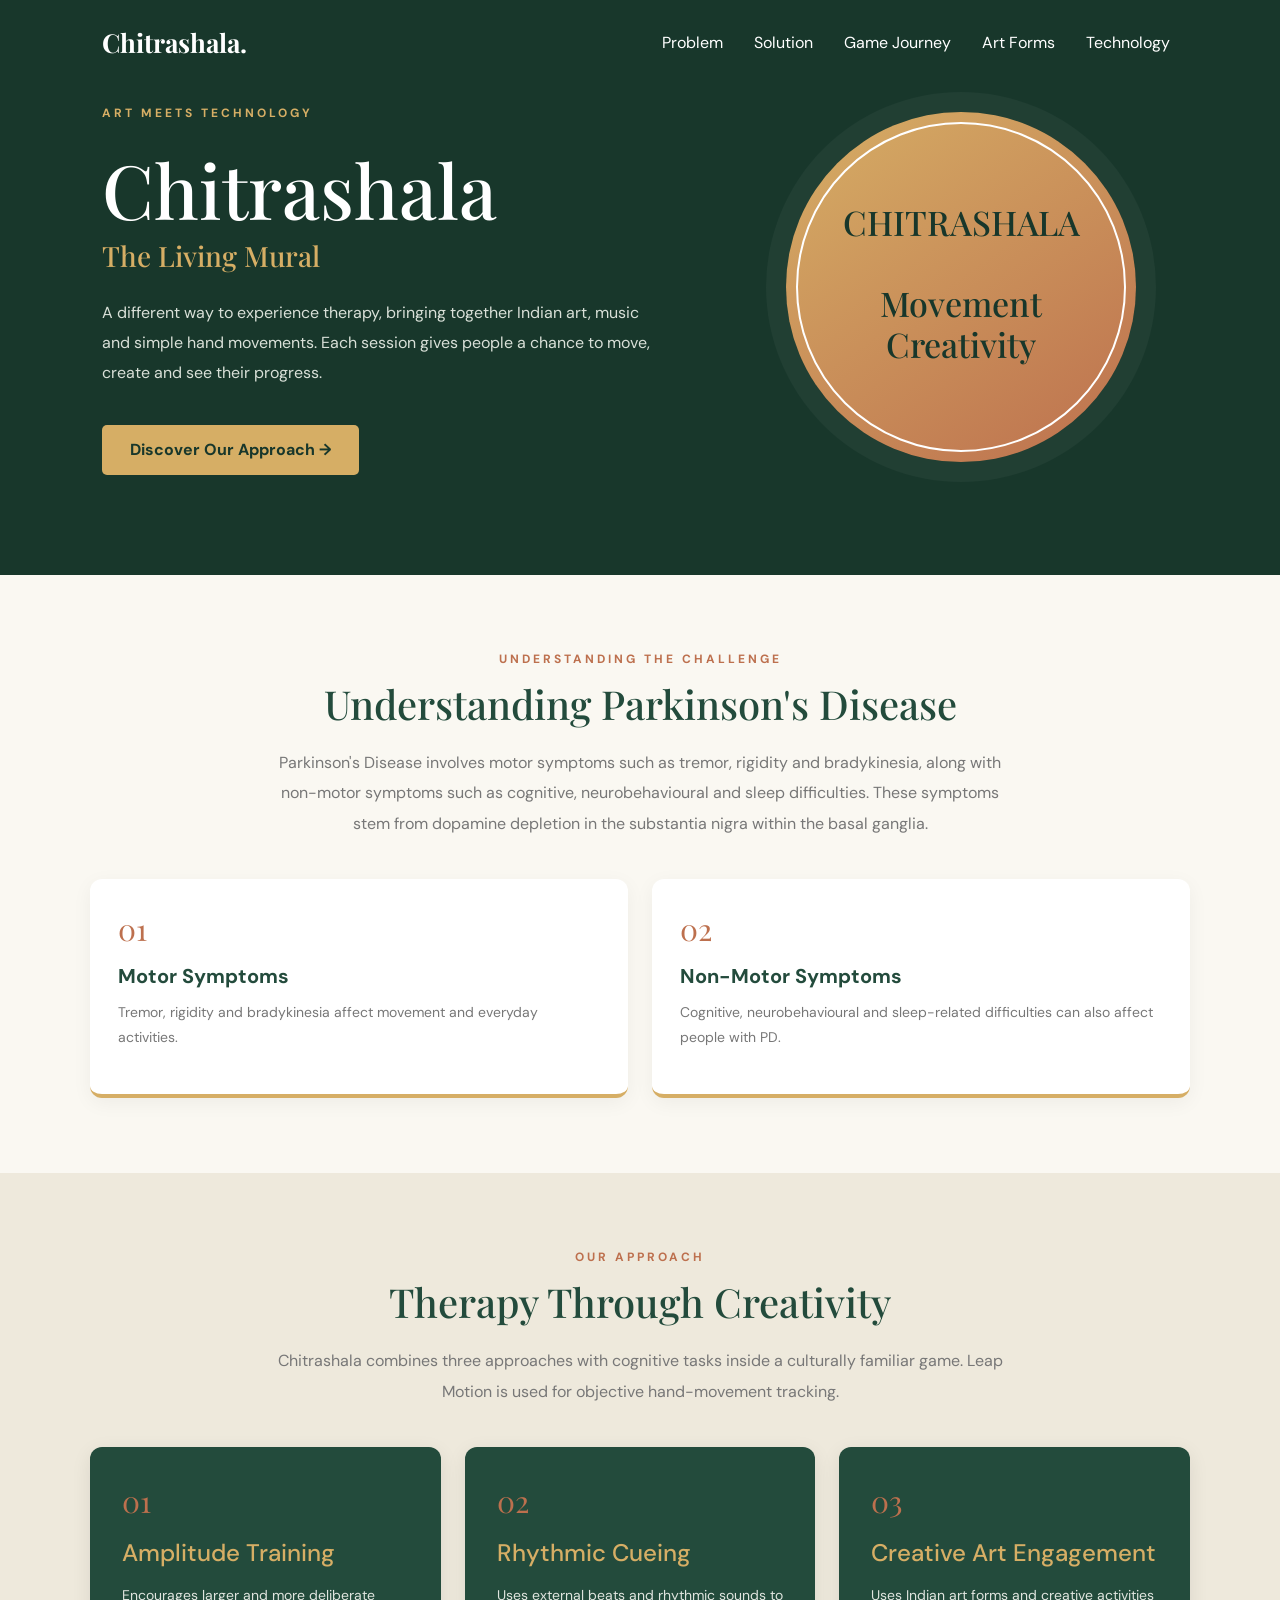
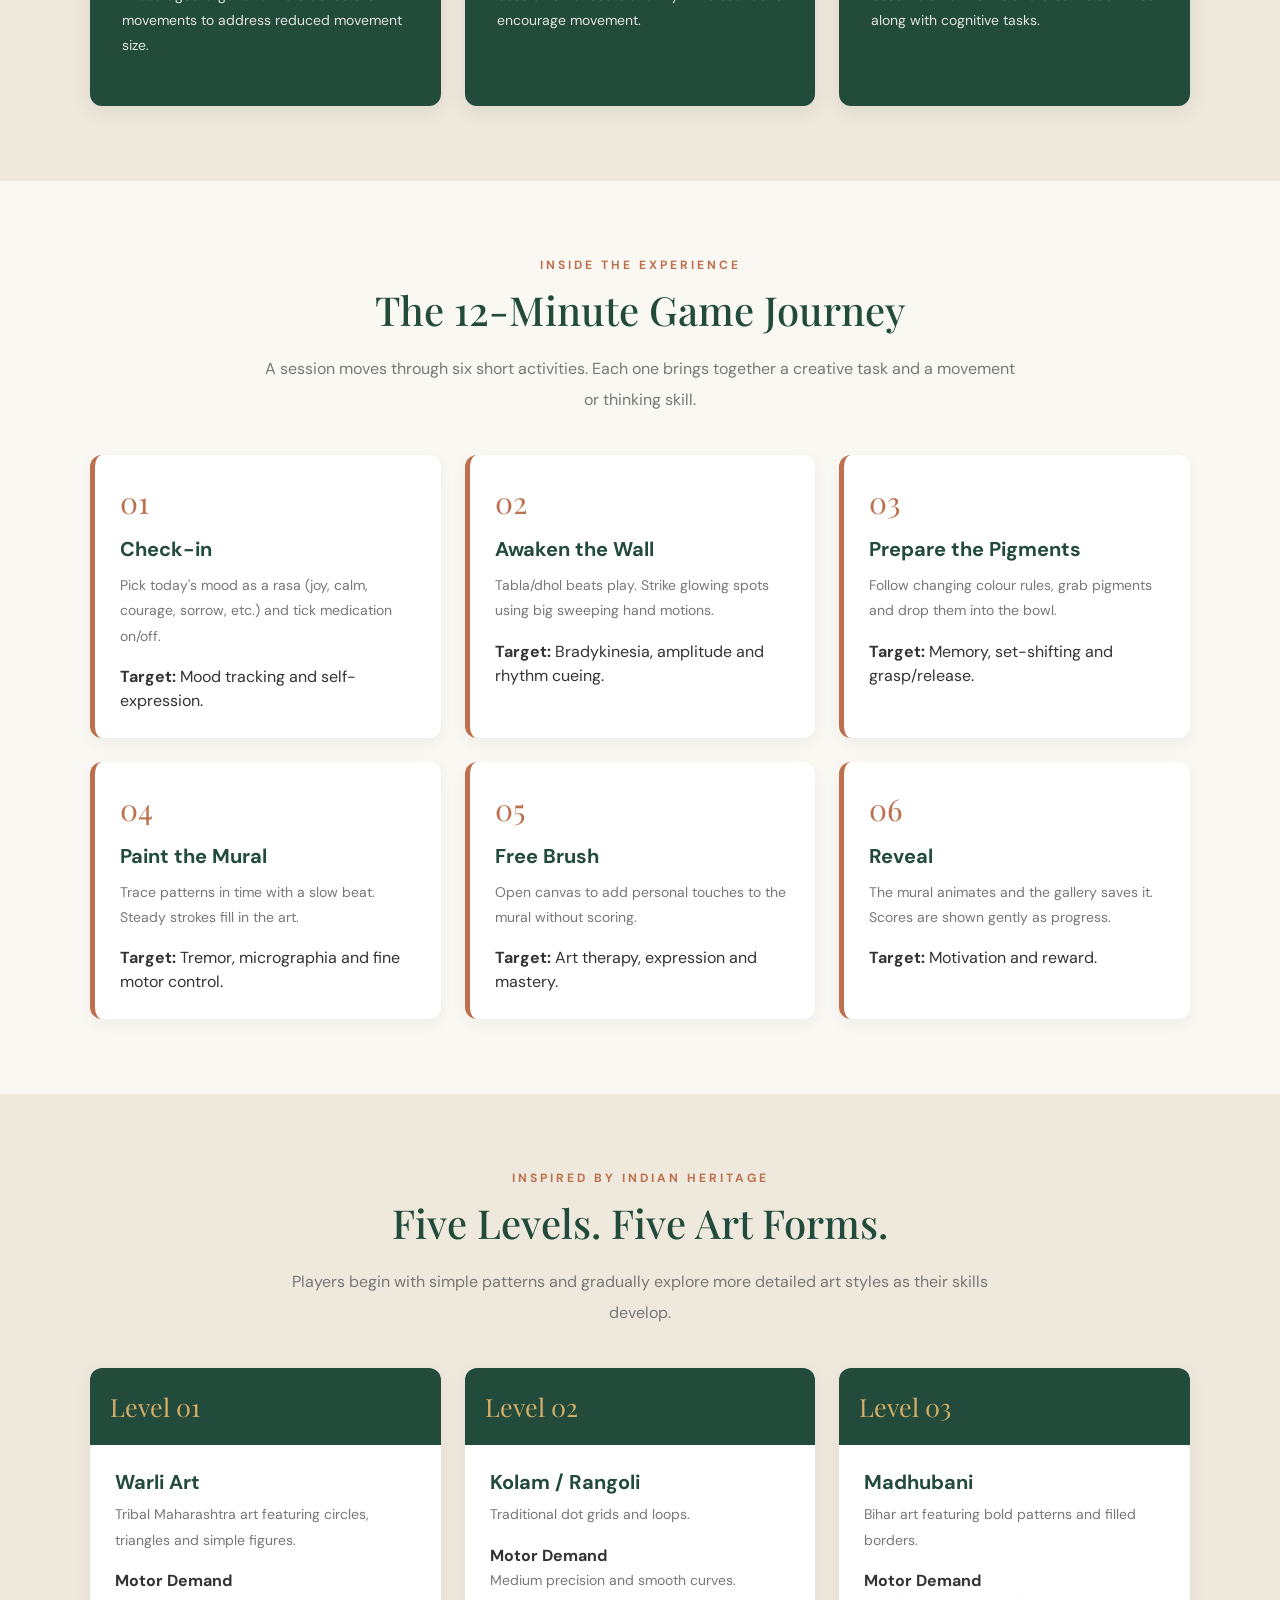
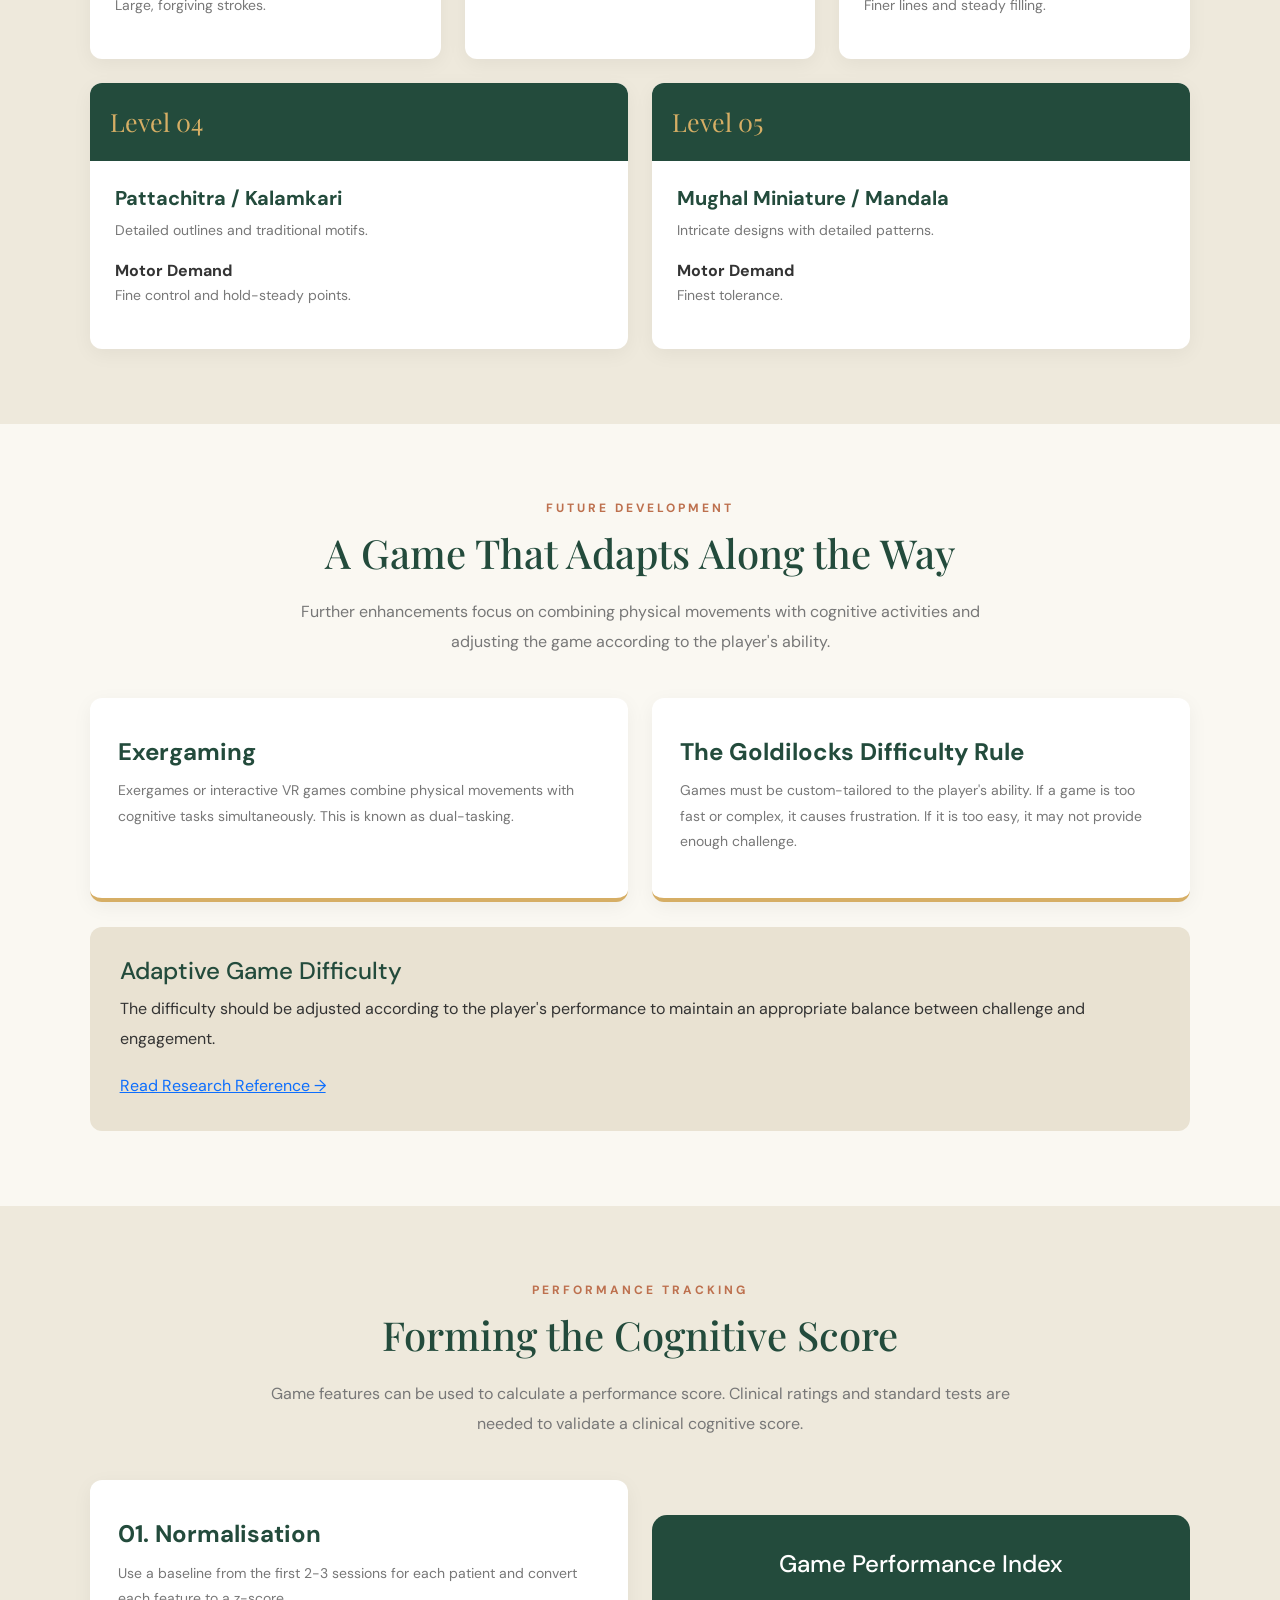
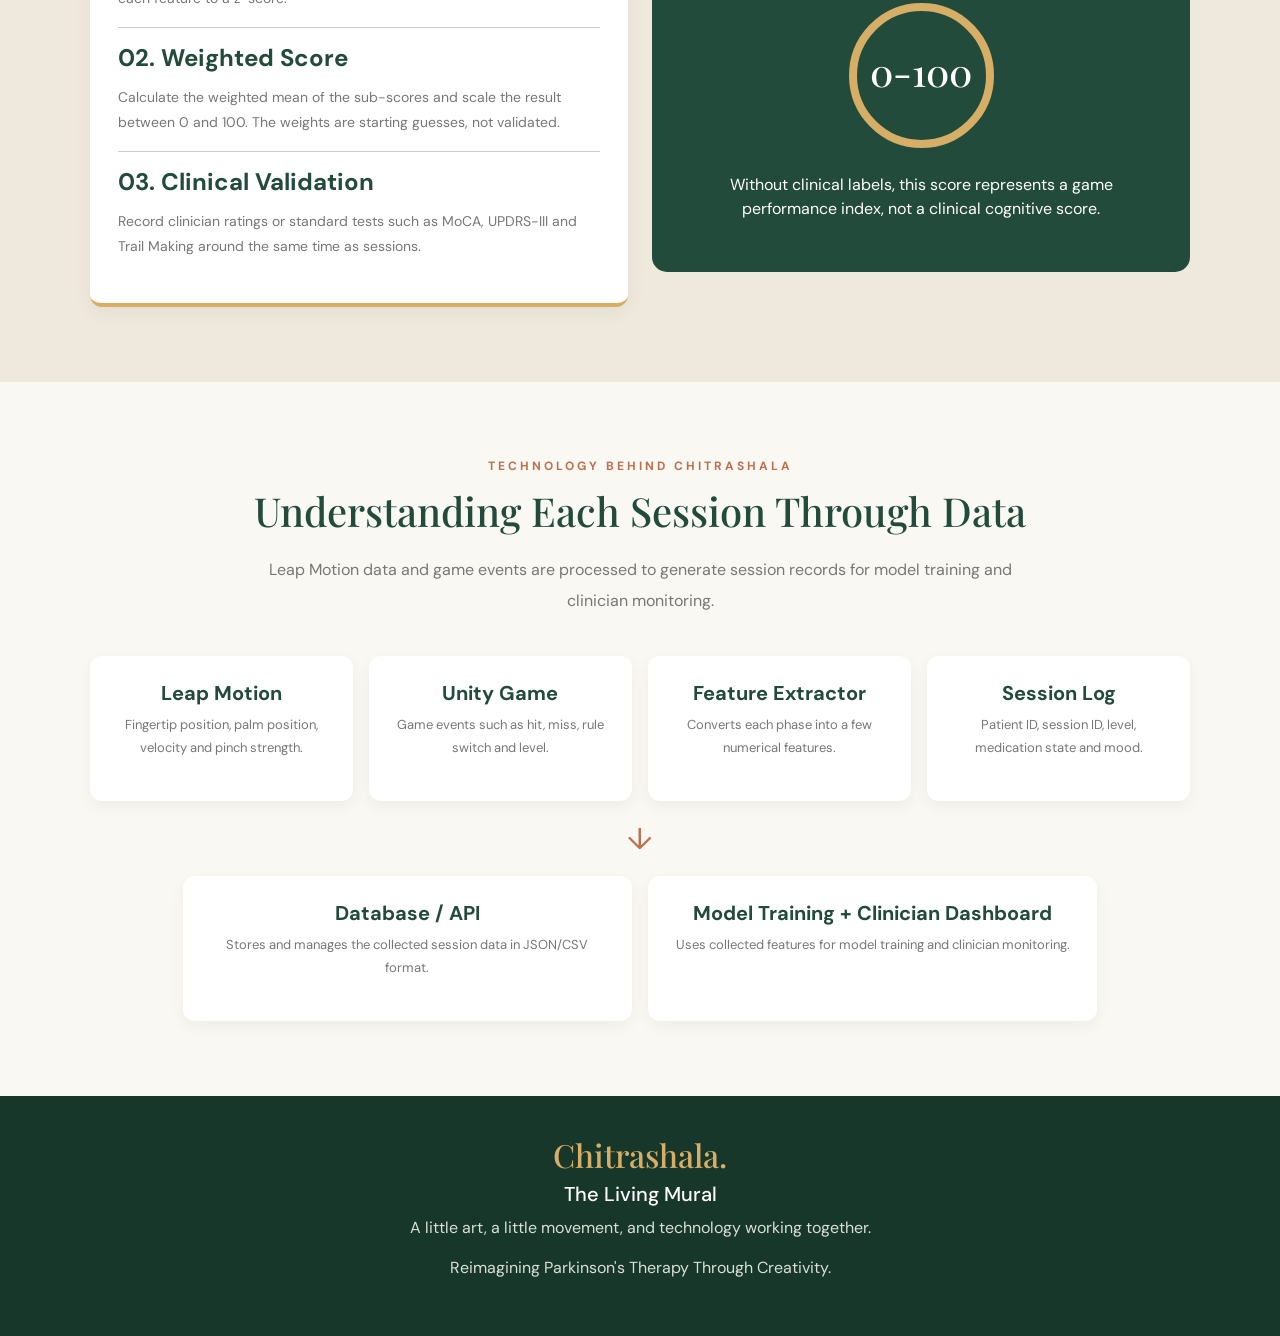
<file: Frontend/Chitrashala Parkinson Website/index.html>
<!DOCTYPE html>
<html lang="en">

<head>
    <meta charset="UTF-8">
    <meta name="viewport" content="width=device-width, initial-scale=1.0">

    <title>Chitrashala - The Living Mural</title>

    <link href="https://cdn.jsdelivr.net/npm/bootstrap@5.3.3/dist/css/bootstrap.min.css" rel="stylesheet">

    <link href="https://fonts.googleapis.com/css2?family=DM+Sans:wght@400;500;600;700&family=Playfair+Display:wght@600;700&display=swap" rel="stylesheet">

    <link rel="stylesheet" href="styles.css">
</head>

<body>

    <!-- NAVBAR -->

    <nav class="navbar navbar-expand-lg navbar-dark">

    <div class="container-fluid">

        <a class="navbar-brand" href="#home">
            Chitrashala.
        </a>

        <!-- Hamburger button -->

        <button class="navbar-toggler" type="button"
                data-bs-toggle="collapse"
                data-bs-target="#myNavbar">

            <span class="navbar-toggler-icon"></span>

        </button>

        <!-- Navigation links -->

        <div class="collapse navbar-collapse" id="myNavbar">

            <ul class="navbar-nav ms-auto">

                <li class="nav-item">
                    <a class="nav-link" href="#problem">Problem</a>
                </li>

                <li class="nav-item">
                    <a class="nav-link" href="#solution">Solution</a>
                </li>

                <li class="nav-item">
                    <a class="nav-link" href="#game">Game Journey</a>
                </li>

                <li class="nav-item">
                    <a class="nav-link" href="#art">Art Forms</a>
                </li>

                <li class="nav-item">
                    <a class="nav-link" href="#technology">Technology</a>
                </li>

            </ul>

        </div>

    </div>

</nav>


    <!-- HERO BANNER -->

    <section class="hero" id="home">

        <div class="container-fluid">

            <div class="row align-items-center">

                <div class="col-md-7">

                    <span class="hero-tag">ART MEETS TECHNOLOGY</span>

                    <h1>Chitrashala</h1>

                    <h3>The Living Mural</h3>

                    <p>
                        A different way to experience therapy, bringing together
                        Indian art, music and simple hand movements.

                        Each session gives people a chance to move, create
                        and see their progress.
                    </p>

                    <a href="#solution" class="main-btn">
                        Discover Our Approach →
                    </a>

                </div>

                <div class="col-md-5">

                    <div class="hero-art">

                        <div class="hero-art-inner">

                            <h2>CHITRASHALA<br>
                            <br>Movement<br>Creativity</h2>

                        </div>

                    </div>

                </div>

            </div>

        </div>

    </section>

    <!-- PROBLEM -->

    <section class="section" id="problem">

        <div class="section-label">UNDERSTANDING THE CHALLENGE</div>

        <h2 class="section-title">Understanding Parkinson's Disease</h2>

        <p class="description">
            Parkinson's Disease involves motor symptoms such as tremor,
            rigidity and bradykinesia, along with non-motor symptoms
            such as cognitive, neurobehavioural and sleep difficulties.
            These symptoms stem from dopamine depletion in the
            substantia nigra within the basal ganglia.
        </p>

        <div class="row g-4">

            <div class="col-md-6">
                <div class="custom-card">
                    <div class="number">01</div>
                    <h5>Motor Symptoms</h5>
                    <p>
                        Tremor, rigidity and bradykinesia affect
                        movement and everyday activities.
                    </p>
                </div>
            </div>

            <div class="col-md-6">
                <div class="custom-card">
                    <div class="number">02</div>
                    <h5>Non-Motor Symptoms</h5>
                    <p>
                        Cognitive, neurobehavioural and sleep-related
                        difficulties can also affect people with PD.
                    </p>
                </div>
            </div>

        </div>

    </section>


    <!-- SOLUTION -->

    <section class="section alternate" id="solution">

        <div class="section-label">OUR APPROACH</div>

        <h2 class="section-title">Therapy Through Creativity</h2>

        <p class="description">
            Chitrashala combines three approaches with cognitive
            tasks inside a culturally familiar game. Leap Motion
            is used for objective hand-movement tracking.
        </p>

        <div class="row g-4">

            <div class="col-md-4">
                <div class="solution-card">
                    <div class="number">01</div>
                    <h4>Amplitude Training</h4>
                    <p>
                        Encourages larger and more deliberate movements
                        to address reduced movement size.
                    </p>
                </div>
            </div>

            <div class="col-md-4">
                <div class="solution-card">
                    <div class="number">02</div>
                    <h4>Rhythmic Cueing</h4>
                    <p>
                        Uses external beats and rhythmic sounds
                        to encourage movement.
                    </p>
                </div>
            </div>

            <div class="col-md-4">
                <div class="solution-card">
                    <div class="number">03</div>
                    <h4>Creative Art Engagement</h4>
                    <p>
                        Uses Indian art forms and creative activities
                        along with cognitive tasks.
                    </p>
                </div>
            </div>

        </div>

    </section>


    <!-- GAME JOURNEY -->

    <section class="section" id="game">

        <div class="section-label">INSIDE THE EXPERIENCE</div>

        <h2 class="section-title">The 12-Minute Game Journey</h2>

        <p class="description">
            A session moves through six short activities. Each one brings
            together a creative task and a movement or thinking skill.
        </p>

        <div class="row g-4">

            <div class="col-md-4">
                <div class="phase-card">
                    <div class="number">01</div>
                    <h5>Check-in</h5>
                    <p>
                        Pick today's mood as a rasa (joy, calm, courage,
                        sorrow, etc.) and tick medication on/off.
                    </p>
                    <b>Target:</b> Mood tracking and self-expression.
                </div>
            </div>

            <div class="col-md-4">
                <div class="phase-card">
                    <div class="number">02</div>
                    <h5>Awaken the Wall</h5>
                    <p>
                        Tabla/dhol beats play. Strike glowing spots
                        using big sweeping hand motions.
                    </p>
                    <b>Target:</b> Bradykinesia, amplitude and rhythm cueing.
                </div>
            </div>

            <div class="col-md-4">
                <div class="phase-card">
                    <div class="number">03</div>
                    <h5>Prepare the Pigments</h5>
                    <p>
                        Follow changing colour rules, grab pigments
                        and drop them into the bowl.
                    </p>
                    <b>Target:</b> Memory, set-shifting and grasp/release.
                </div>
            </div>

            <div class="col-md-4">
                <div class="phase-card">
                    <div class="number">04</div>
                    <h5>Paint the Mural</h5>
                    <p>
                        Trace patterns in time with a slow beat.
                        Steady strokes fill in the art.
                    </p>
                    <b>Target:</b> Tremor, micrographia and fine motor control.
                </div>
            </div>

            <div class="col-md-4">
                <div class="phase-card">
                    <div class="number">05</div>
                    <h5>Free Brush</h5>
                    <p>
                        Open canvas to add personal touches
                        to the mural without scoring.
                    </p>
                    <b>Target:</b> Art therapy, expression and mastery.
                </div>
            </div>

            <div class="col-md-4">
                <div class="phase-card">
                    <div class="number">06</div>
                    <h5>Reveal</h5>
                    <p>
                        The mural animates and the gallery saves it.
                        Scores are shown gently as progress.
                    </p>
                    <b>Target:</b> Motivation and reward.
                </div>
            </div>

        </div>

    </section>


    <!-- INDIAN ART FORMS -->

    <section class="section alternate" id="art">

        <div class="section-label">INSPIRED BY INDIAN HERITAGE</div>

        <h2 class="section-title">Five Levels. Five Art Forms.</h2>

        <p class="description">
            Players begin with simple patterns and gradually explore
            more detailed art styles as their skills develop.
        </p>

        <div class="row g-4">

            <div class="col-md-4">
                <div class="art-card">
                    <div class="art-top">Level 01</div>
                    <div class="art-body">
                        <h5>Warli Art</h5>
                        <p>Tribal Maharashtra art featuring circles, triangles and simple figures.</p>
                        <b>Motor Demand</b>
                        <p>Large, forgiving strokes.</p>
                    </div>
                </div>
            </div>

            <div class="col-md-4">
                <div class="art-card">
                    <div class="art-top">Level 02</div>
                    <div class="art-body">
                        <h5>Kolam / Rangoli</h5>
                        <p>Traditional dot grids and loops.</p>
                        <b>Motor Demand</b>
                        <p>Medium precision and smooth curves.</p>
                    </div>
                </div>
            </div>

            <div class="col-md-4">
                <div class="art-card">
                    <div class="art-top">Level 03</div>
                    <div class="art-body">
                        <h5>Madhubani</h5>
                        <p>Bihar art featuring bold patterns and filled borders.</p>
                        <b>Motor Demand</b>
                        <p>Finer lines and steady filling.</p>
                    </div>
                </div>
            </div>

            <div class="col-md-6">
                <div class="art-card">
                    <div class="art-top">Level 04</div>
                    <div class="art-body">
                        <h5>Pattachitra / Kalamkari</h5>
                        <p>Detailed outlines and traditional motifs.</p>
                        <b>Motor Demand</b>
                        <p>Fine control and hold-steady points.</p>
                    </div>
                </div>
            </div>

            <div class="col-md-6">
                <div class="art-card">
                    <div class="art-top">Level 05</div>
                    <div class="art-body">
                        <h5>Mughal Miniature / Mandala</h5>
                        <p>Intricate designs with detailed patterns.</p>
                        <b>Motor Demand</b>
                        <p>Finest tolerance.</p>
                    </div>
                </div>
            </div>

        </div>

    </section>


    <!-- ENHANCEMENTS -->

    <section class="section">

        <div class="section-label">FUTURE DEVELOPMENT</div>

        <h2 class="section-title">A Game That Adapts Along the Way</h2>

        <p class="description">
            Further enhancements focus on combining physical
            movements with cognitive activities and adjusting
            the game according to the player's ability.
        </p>

        <div class="row g-4">

            <div class="col-md-6">
                <div class="custom-card">
                    <h4>Exergaming</h4>
                    <p>
                        Exergames or interactive VR games combine
                        physical movements with cognitive tasks
                        simultaneously. This is known as dual-tasking.
                    </p>
                </div>
            </div>

            <div class="col-md-6">
                <div class="custom-card">
                    <h4>The Goldilocks Difficulty Rule</h4>
                    <p>
                        Games must be custom-tailored to the player's
                        ability. If a game is too fast or complex,
                        it causes frustration. If it is too easy,
                        it may not provide enough challenge.
                    </p>
                </div>
            </div>

        </div>

        <div class="highlight">
            <h4>Adaptive Game Difficulty</h4>
            <p>
                The difficulty should be adjusted according to
                the player's performance to maintain an appropriate
                balance between challenge and engagement.
            </p>

            <a href="https://www.frontiersin.org/journals/neurology/articles/10.3389/fneur.2019.00646/full" target="_blank">
                Read Research Reference →
            </a>
        </div>

    </section>


    <!-- COGNITIVE SCORE -->

    <section class="section alternate">

        <div class="section-label">PERFORMANCE TRACKING</div>

        <h2 class="section-title">Forming the Cognitive Score</h2>

        <p class="description">
            Game features can be used to calculate a performance
            score. Clinical ratings and standard tests are needed
            to validate a clinical cognitive score.
        </p>

        <div class="row g-4 align-items-center">

            <div class="col-md-6">

                <div class="custom-card">

                    <h4>01. Normalisation</h4>

                    <p>
                        Use a baseline from the first 2-3 sessions
                        for each patient and convert each feature
                        to a z-score.
                    </p>

                    <hr>

                    <h4>02. Weighted Score</h4>

                    <p>
                        Calculate the weighted mean of the sub-scores
                        and scale the result between 0 and 100.
                        The weights are starting guesses, not validated.
                    </p>

                    <hr>

                    <h4>03. Clinical Validation</h4>

                    <p>
                        Record clinician ratings or standard tests
                        such as MoCA, UPDRS-III and Trail Making
                        around the same time as sessions.
                    </p>

                </div>

            </div>

            <div class="col-md-6">

                <div class="score-box">

                    <h4>Game Performance Index</h4>

                    <div class="score-circle">
                        <h2>0-100</h2>
                    </div>

                    <p>
                        Without clinical labels, this score
                        represents a game performance index,
                        not a clinical cognitive score.
                    </p>

                </div>

            </div>

        </div>

    </section>


    <!-- TECHNOLOGY WORKFLOW -->

    <section class="section" id="technology">

        <div class="section-label">TECHNOLOGY BEHIND CHITRASHALA</div>

        <h2 class="section-title">Understanding Each Session Through Data</h2>

        <p class="description">
            Leap Motion data and game events are processed
            to generate session records for model training
            and clinician monitoring.
        </p>

        <div class="row g-3">

            <div class="col-md-3">
                <div class="workflow-box">
                    <h5>Leap Motion</h5>
                    <p>
                        Fingertip position, palm position,
                        velocity and pinch strength.
                    </p>
                </div>
            </div>

            <div class="col-md-3">
                <div class="workflow-box">
                    <h5>Unity Game</h5>
                    <p>
                        Game events such as hit, miss,
                        rule switch and level.
                    </p>
                </div>
            </div>

            <div class="col-md-3">
                <div class="workflow-box">
                    <h5>Feature Extractor</h5>
                    <p>
                        Converts each phase into a few
                        numerical features.
                    </p>
                </div>
            </div>

            <div class="col-md-3">
                <div class="workflow-box">
                    <h5>Session Log</h5>
                    <p>
                        Patient ID, session ID, level,
                        medication state and mood.
                    </p>
                </div>
            </div>

        </div>

        <div class="arrow">↓</div>

        <div class="row g-3 justify-content-center">

            <div class="col-md-5">
                <div class="workflow-box">
                    <h5>Database / API</h5>
                    <p>
                        Stores and manages the collected
                        session data in JSON/CSV format.
                    </p>
                </div>
            </div>

            <div class="col-md-5">
                <div class="workflow-box">
                    <h5>Model Training + Clinician Dashboard</h5>
                    <p>
                        Uses collected features for model
                        training and clinician monitoring.
                    </p>
                </div>
            </div>

        </div>

    </section>


    <!-- FOOTER -->

    <footer>

        <h2>Chitrashala.</h2>

        <h5>The Living Mural</h5>

        <p>A little art, a little movement, and technology working together.</p>

        <p>Reimagining Parkinson's Therapy Through Creativity.</p>

    </footer>



<script src="https://cdn.jsdelivr.net/npm/bootstrap@5.3.3/dist/js/bootstrap.bundle.min.js"></script>
</body>
</html>
</file>
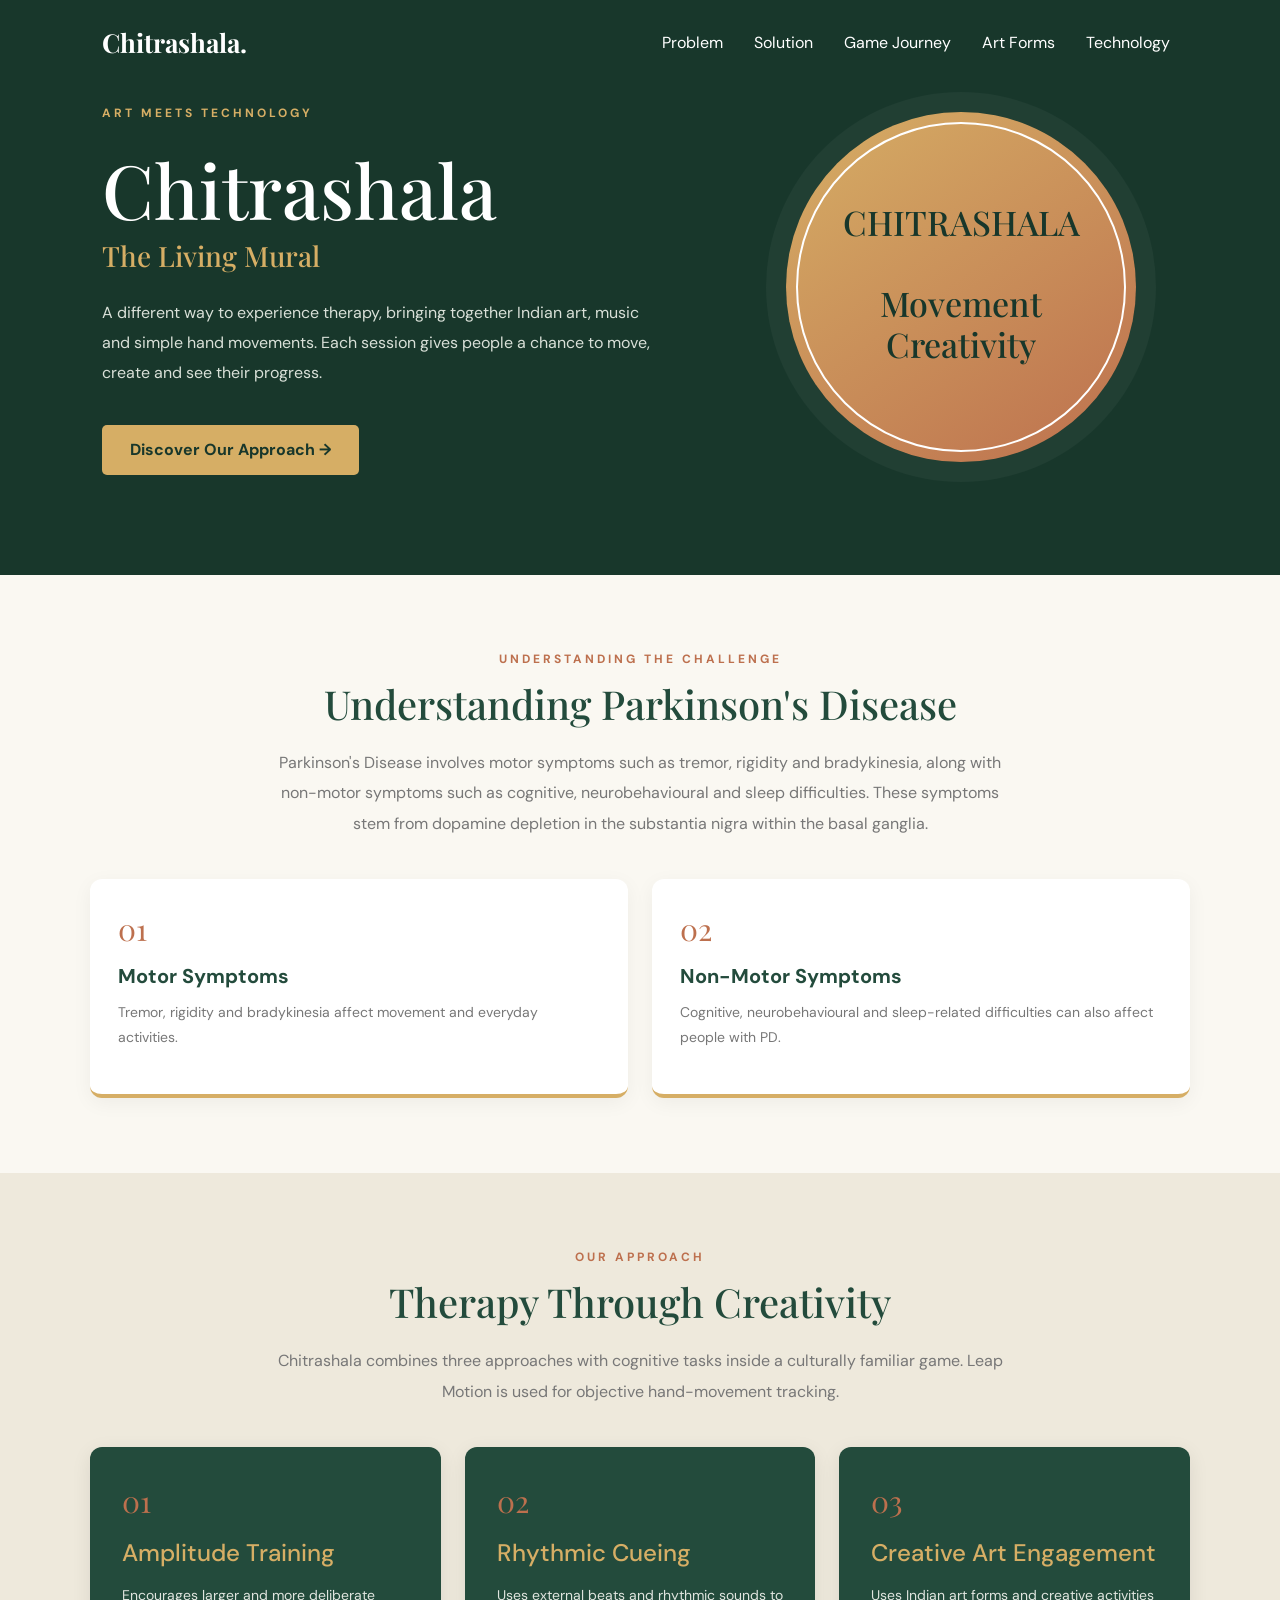
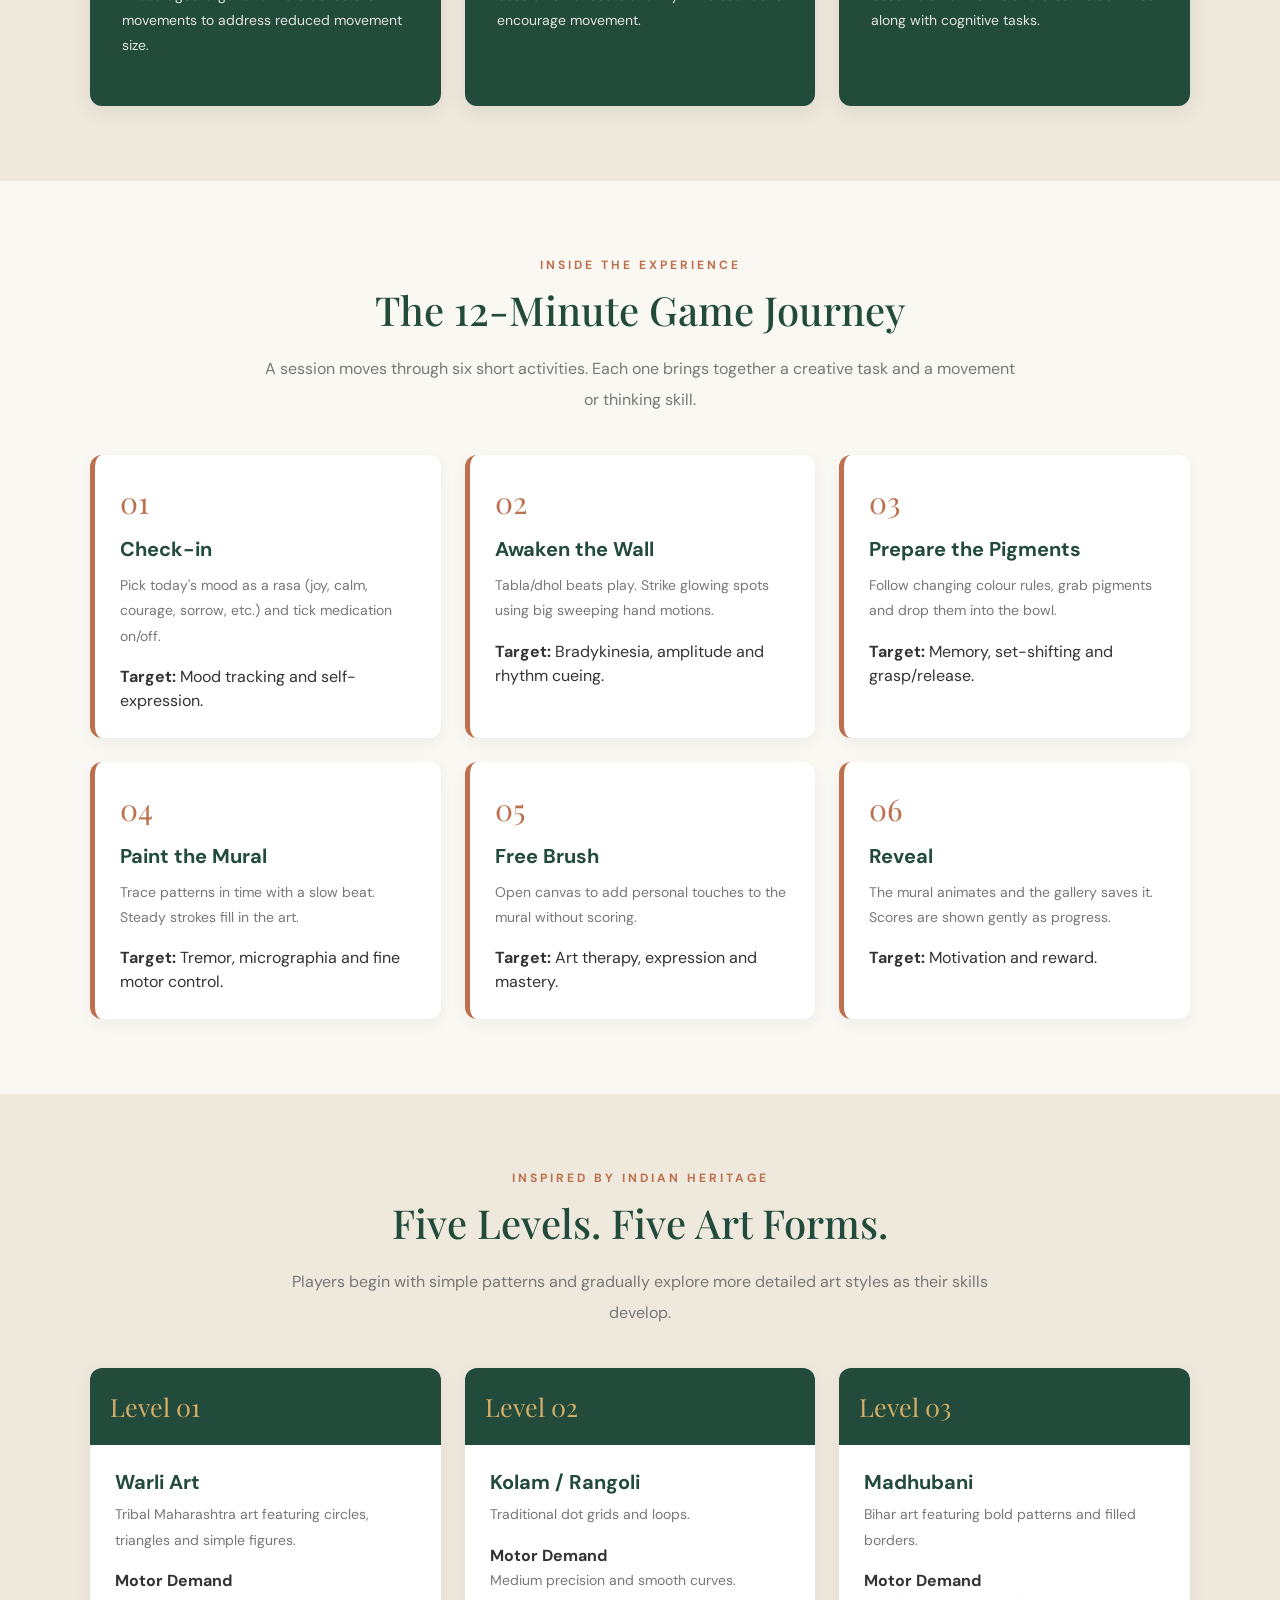
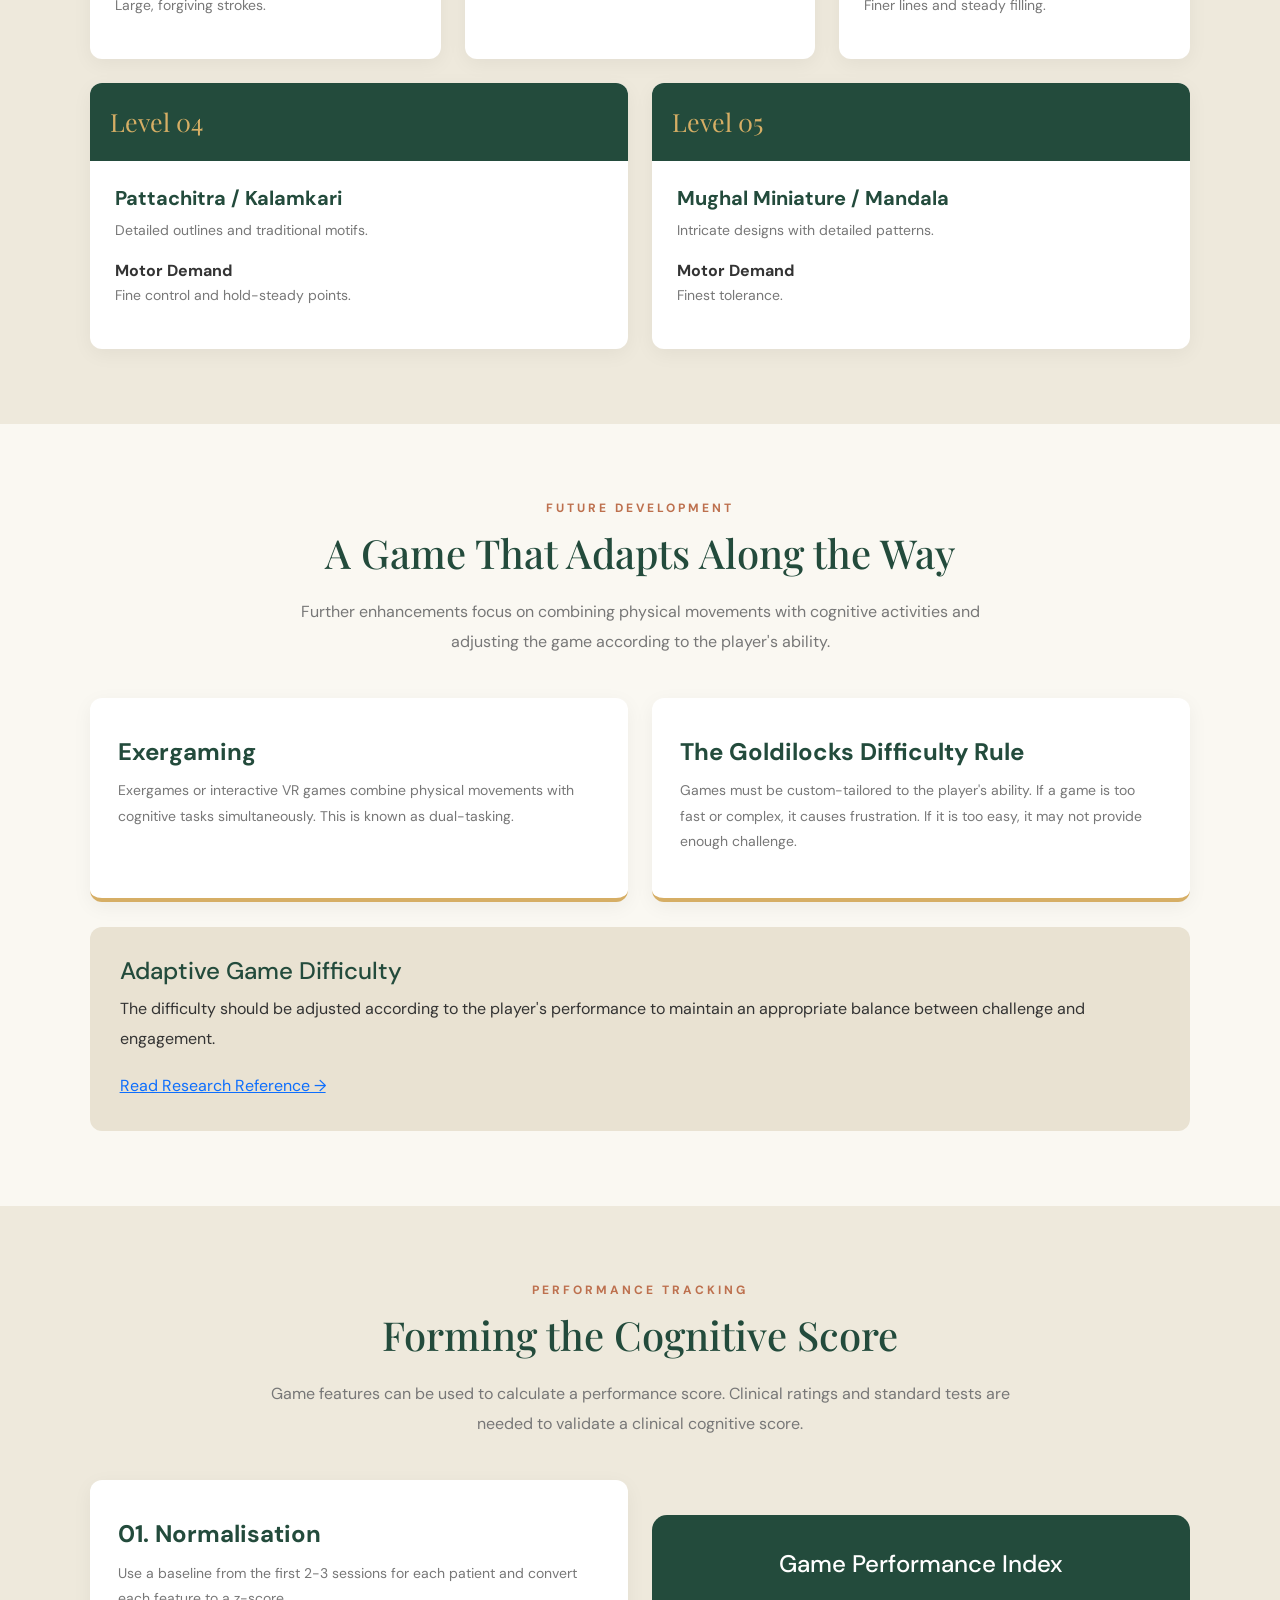
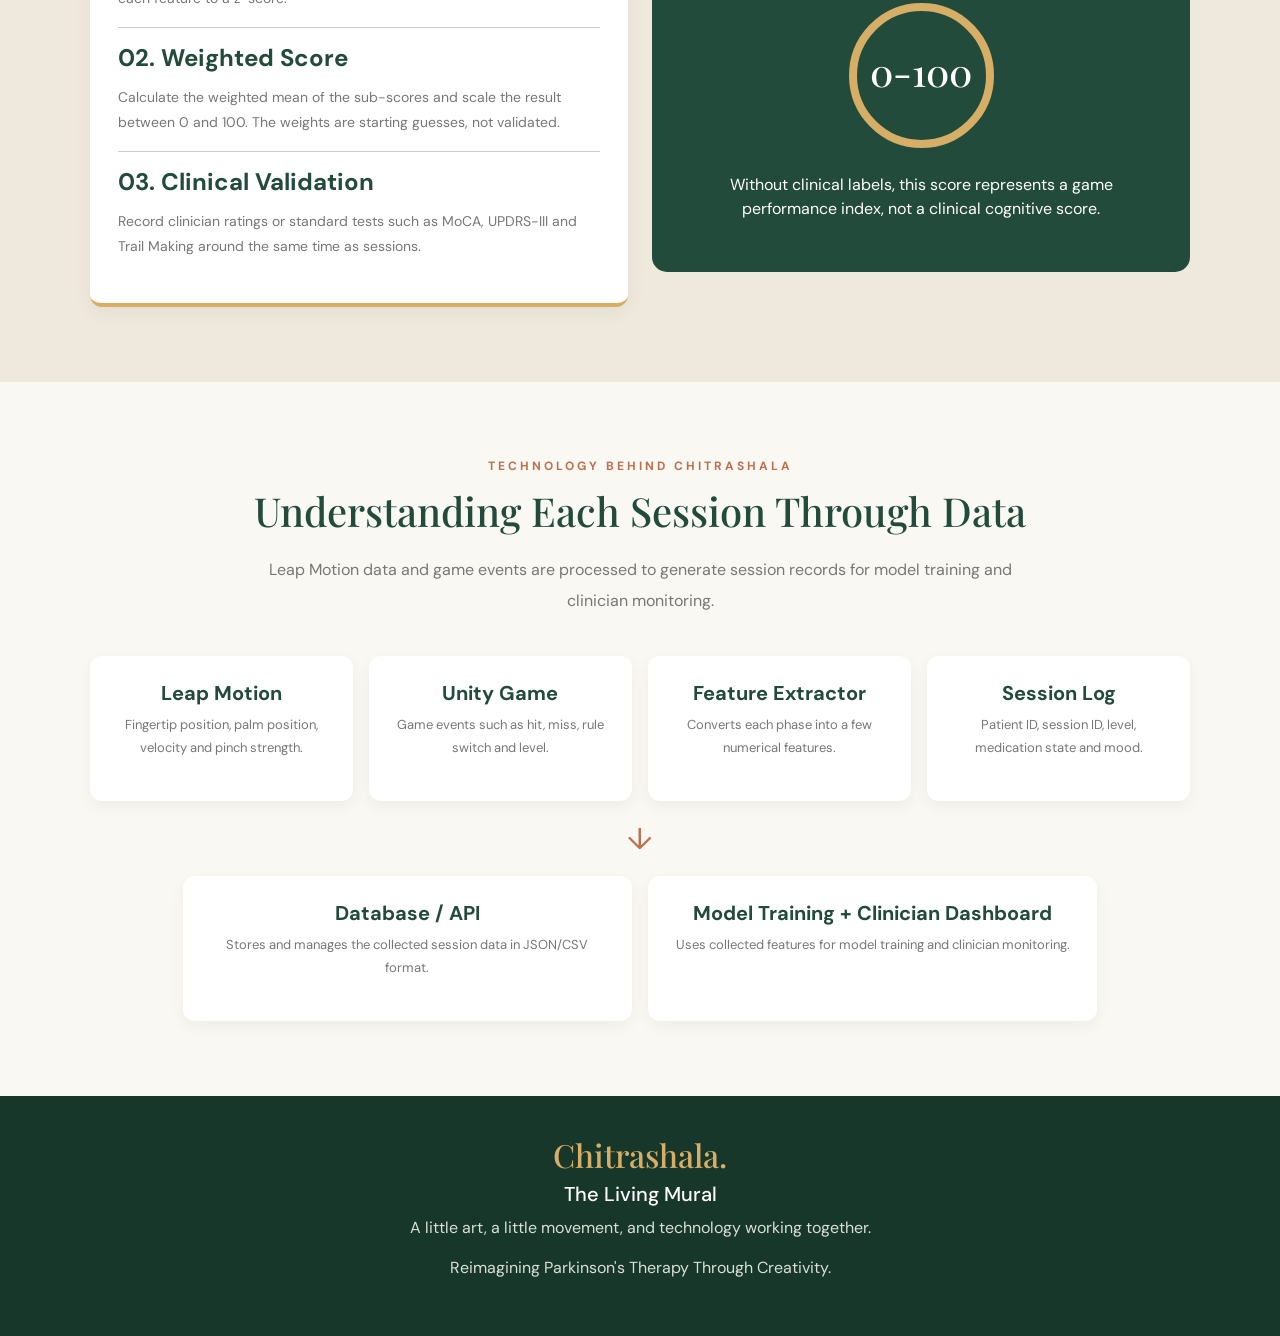
<file: Frontend/Chitrashala Parkinson Website.html>
<!DOCTYPE html>
<html lang="en">

<head>
    <meta charset="UTF-8">
    <meta name="viewport" content="width=device-width, initial-scale=1.0">

    <title>Chitrashala - The Living Mural</title>

    <link href="https://cdn.jsdelivr.net/npm/bootstrap@5.3.3/dist/css/bootstrap.min.css" rel="stylesheet">

    <link href="https://fonts.googleapis.com/css2?family=DM+Sans:wght@400;500;600;700&family=Playfair+Display:wght@600;700&display=swap" rel="stylesheet">

    <style>

        * {
            margin: 0;
            padding: 0;
            box-sizing: border-box;
        }


        body {
            background-color: #faf8f2;
            font-family: 'DM Sans', sans-serif;
            color: #333;
        }

        h1, h2, h3 {
            font-family: 'Playfair Display', serif;
        }

        /* NAVBAR */

        .navbar {
            background-color: #18372b;
            padding: 18px 7%;
            position: fixed;
            top: 0;
            left: 0;
            width: 100%;
            z-index: 1000;
        }

        .navbar-brand {
            color: white;
            font-size: 26px;
            font-family: 'Playfair Display', serif;
            font-weight: bold;
        }

        .nav-link {
            color: white;
            margin-left: 15px;
        }

        .nav-link:hover {
            color: #d6ae65;
        }

        
        /* TOP BANNER */

        .hero {
            background-color: #18372b;
            color: white;
            padding: 100px 7%;
        }

        .hero-tag {
            color: #d6ae65;
            letter-spacing: 3px;
            font-size: 12px;
            font-weight: bold;
        }

        .hero h1 {
            font-size: 75px;
            margin: 20px 0 5px;
        }

        .hero h3 {
            color: #d6ae65;
            margin-bottom: 25px;
        }

        .hero p {
            color: #d9e0d8;
            max-width: 550px;
            line-height: 1.9;
        }

        .main-btn {
            display: inline-block;
            background-color: #d6ae65;
            color: #18372b;
            padding: 13px 28px;
            border-radius: 5px;
            text-decoration: none;
            margin-top: 20px;
            font-weight: bold;
        }

        .hero-art {
            background: linear-gradient(145deg, #d6ae65, #bd704e);
            height: 350px;
            width: 350px;
            border-radius: 50%;
            display: flex;
            justify-content: center;
            align-items: center;
            margin: auto;
            box-shadow: 0 0 0 20px #ffffff0a;
        }

        .hero-art-inner {
            height: 330px;
            width: 330px;
            border: 2px solid white;
            border-radius: 50%;
            display: flex;
            justify-content: center;
            align-items: center;
            text-align: center;
            color: #18372b;
        }

        .hero-art-inner h2 {
            font-size: 34px;
        }

        /* COMMON SECTIONS */

        .section {
            padding: 75px 7%;
        }

        .alternate {
            background-color: #eee9dc;
        }

        .section-label {
            color: #bd704e;
            font-size: 12px;
            font-weight: bold;
            letter-spacing: 3px;
            text-align: center;
        }

        .section-title {
            color: #234b3c;
            text-align: center;
            font-size: 40px;
            margin: 12px 0 20px;
        }

        .description {
            max-width: 750px;
            text-align: center;
            color: #777;
            line-height: 1.9;
            margin: 0 auto 40px;
        }

        /* CARDS */

        .custom-card {
            background-color: white;
            padding: 28px;
            border-radius: 12px;
            height: 100%;
            box-shadow: 0 5px 20px #0000000d;
            border-bottom: 4px solid #d6ae65;
        }

        .custom-card h4, .custom-card h5 {
            color: #234b3c;
            font-weight: bold;
            margin: 12px 0;
        }

        .custom-card p {
            color: #777;
            font-size: 14px;
            line-height: 1.8;
        }

        .number {
            color: #bd704e;
            font-size: 30px;
            font-family: 'Playfair Display', serif;
        }

        /* SOLUTION */

        .solution-card {
            background-color: #234b3c;
            color: white;
            padding: 32px;
            border-radius: 12px;
            height: 100%;
            box-shadow: 0 5px 20px #00000015;
        }

        .solution-card h4 {
            color: #d6ae65;
            margin: 15px 0;
        }

        .solution-card p {
            color: #e0e5df;
            line-height: 1.8;
            font-size: 14px;
        }

        /* GAME PHASES */

        .phase-card {
            background-color: white;
            padding: 25px;
            border-radius: 12px;
            height: 100%;
            border-left: 5px solid #bd704e;
            box-shadow: 0 5px 15px #0000000d;
        }

        .phase-card h5 {
            color: #234b3c;
            font-weight: bold;
            margin: 12px 0;
        }

        .phase-card p {
            color: #777;
            font-size: 14px;
            line-height: 1.8;
        }

        /* ART LEVELS */

        .art-card {
            background-color: white;
            border-radius: 12px;
            overflow: hidden;
            height: 100%;
            box-shadow: 0 5px 20px #0000000d;
        }

        .art-top {
            background-color: #234b3c;
            color: #d6ae65;
            padding: 20px;
            font-size: 25px;
            font-family: 'Playfair Display', serif;
        }

        .art-body {
            padding: 25px;
        }

        .art-body h5 {
            color: #234b3c;
            font-weight: bold;
        }

        .art-body p {
            color: #777;
            font-size: 14px;
            line-height: 1.8;
        }

        /* HIGHLIGHT */

        .highlight {
            background-color: #e9e2d2;
            padding: 30px;
            border-radius: 12px;
            margin-top: 25px;
            line-height: 1.9;
        }

        .highlight h4 {
            color: #234b3c;
        }

        /* COGNITIVE SCORE */

        .score-box {
            background-color: #234b3c;
            color: white;
            padding: 35px;
            text-align: center;
            border-radius: 15px;
            height: 100%;
        }

        .score-circle {
            width: 145px;
            height: 145px;
            border: 8px solid #d6ae65;
            border-radius: 50%;
            display: flex;
            justify-content: center;
            align-items: center;
            margin: 25px auto;
        }

        .score-circle h2 {
            color: white;
            font-size: 38px;
        }

        /* TECHNOLOGY */

        .workflow-box {
            background-color: white;
            padding: 25px;
            border-radius: 12px;
            text-align: center;
            height: 100%;
            box-shadow: 0 5px 15px #0000000d;
        }

        .workflow-box h5 {
            color: #234b3c;
            font-weight: bold;
        }

        .workflow-box p {
            color: #777;
            font-size: 13px;
            line-height: 1.8;
        }

        .arrow {
            text-align: center;
            color: #bd704e;
            font-size: 30px;
            padding: 15px;
        }

        /* FOOTER */

        footer {
            background-color: #18372b;
            color: white;
            text-align: center;
            padding: 40px 20px;
        }

        footer h2 {
            color: #d6ae65;
        }

        footer p {
            color: #d9e0d8;
            margin-top: 10px;
        }


        /* TABLET */

        @media screen and (max-width: 992px) {

            .hero h1 {
                font-size: 55px;
            }

            .hero-art {
                height: 280px;
                width: 280px;
            }

            .hero-art-inner {
                height: 260px;
                width: 260px;
            }

            .hero-art-inner h2 {
                font-size: 30px;
            }

        }


        /* MOBILE */

        @media screen and (max-width: 768px) {

            .hero {
                text-align: center;
                padding: 65px 7%;
            }

            .hero h1 {
                font-size: 48px;
            }

            .hero p {
                margin: auto;
            }

            .hero-art {
                height: 240px;
                width: 240px;
                margin-top: 45px;
            }

            .hero-art-inner {
                height: 220px;
                width: 220px;
            }

            .hero-art-inner h2 {
                font-size: 27px;
            }

            /* Mobile navigation */

            .menu-button {
                display: block;
            }

            .section {
                padding: 55px 6%;
            }

            .section-title {
                font-size: 32px;
            }

        }


        /* SMALL MOBILE */

        @media screen and (max-width: 576px) {

            .hero h1 {
                font-size: 40px;
            }

            .hero-art {
                height: 200px;
                width: 200px;
            }

            .hero-art-inner {
                height: 180px;
                width: 180px;
            }

            .hero-art-inner h2 {
                font-size: 23px;
            }

        }

    </style>
</head>

<body>

    <!-- NAVBAR -->

    <nav class="navbar navbar-expand-lg navbar-dark">

    <div class="container-fluid">

        <a class="navbar-brand" href="#home">
            Chitrashala.
        </a>

        <!-- Hamburger button -->

        <button class="navbar-toggler" type="button"
                data-bs-toggle="collapse"
                data-bs-target="#myNavbar">

            <span class="navbar-toggler-icon"></span>

        </button>

        <!-- Navigation links -->

        <div class="collapse navbar-collapse" id="myNavbar">

            <ul class="navbar-nav ms-auto">

                <li class="nav-item">
                    <a class="nav-link" href="#problem">Problem</a>
                </li>

                <li class="nav-item">
                    <a class="nav-link" href="#solution">Solution</a>
                </li>

                <li class="nav-item">
                    <a class="nav-link" href="#game">Game Journey</a>
                </li>

                <li class="nav-item">
                    <a class="nav-link" href="#art">Art Forms</a>
                </li>

                <li class="nav-item">
                    <a class="nav-link" href="#technology">Technology</a>
                </li>

            </ul>

        </div>

    </div>

</nav>


    <!-- HERO BANNER -->

    <section class="hero" id="home">

        <div class="container-fluid">

            <div class="row align-items-center">

                <div class="col-md-7">

                    <span class="hero-tag">ART MEETS TECHNOLOGY</span>

                    <h1>Chitrashala</h1>

                    <h3>The Living Mural</h3>

                    <p>
                        A different way to experience therapy, bringing together
                        Indian art, music and simple hand movements.

                        Each session gives people a chance to move, create
                        and see their progress.
                    </p>

                    <a href="#solution" class="main-btn">
                        Discover Our Approach →
                    </a>

                </div>

                <div class="col-md-5">

                    <div class="hero-art">

                        <div class="hero-art-inner">

                            <h2>CHITRASHALA<br>
                            <br>Movement<br>Creativity</h2>

                        </div>

                    </div>

                </div>

            </div>

        </div>

    </section>

    <!-- PROBLEM -->

    <section class="section" id="problem">

        <div class="section-label">UNDERSTANDING THE CHALLENGE</div>

        <h2 class="section-title">Understanding Parkinson's Disease</h2>

        <p class="description">
            Parkinson's Disease involves motor symptoms such as tremor,
            rigidity and bradykinesia, along with non-motor symptoms
            such as cognitive, neurobehavioural and sleep difficulties.
            These symptoms stem from dopamine depletion in the
            substantia nigra within the basal ganglia.
        </p>

        <div class="row g-4">

            <div class="col-md-6">
                <div class="custom-card">
                    <div class="number">01</div>
                    <h5>Motor Symptoms</h5>
                    <p>
                        Tremor, rigidity and bradykinesia affect
                        movement and everyday activities.
                    </p>
                </div>
            </div>

            <div class="col-md-6">
                <div class="custom-card">
                    <div class="number">02</div>
                    <h5>Non-Motor Symptoms</h5>
                    <p>
                        Cognitive, neurobehavioural and sleep-related
                        difficulties can also affect people with PD.
                    </p>
                </div>
            </div>

        </div>

    </section>


    <!-- SOLUTION -->

    <section class="section alternate" id="solution">

        <div class="section-label">OUR APPROACH</div>

        <h2 class="section-title">Therapy Through Creativity</h2>

        <p class="description">
            Chitrashala combines three approaches with cognitive
            tasks inside a culturally familiar game. Leap Motion
            is used for objective hand-movement tracking.
        </p>

        <div class="row g-4">

            <div class="col-md-4">
                <div class="solution-card">
                    <div class="number">01</div>
                    <h4>Amplitude Training</h4>
                    <p>
                        Encourages larger and more deliberate movements
                        to address reduced movement size.
                    </p>
                </div>
            </div>

            <div class="col-md-4">
                <div class="solution-card">
                    <div class="number">02</div>
                    <h4>Rhythmic Cueing</h4>
                    <p>
                        Uses external beats and rhythmic sounds
                        to encourage movement.
                    </p>
                </div>
            </div>

            <div class="col-md-4">
                <div class="solution-card">
                    <div class="number">03</div>
                    <h4>Creative Art Engagement</h4>
                    <p>
                        Uses Indian art forms and creative activities
                        along with cognitive tasks.
                    </p>
                </div>
            </div>

        </div>

    </section>


    <!-- GAME JOURNEY -->

    <section class="section" id="game">

        <div class="section-label">INSIDE THE EXPERIENCE</div>

        <h2 class="section-title">The 12-Minute Game Journey</h2>

        <p class="description">
            A session moves through six short activities. Each one brings
            together a creative task and a movement or thinking skill.
        </p>

        <div class="row g-4">

            <div class="col-md-4">
                <div class="phase-card">
                    <div class="number">01</div>
                    <h5>Check-in</h5>
                    <p>
                        Pick today's mood as a rasa (joy, calm, courage,
                        sorrow, etc.) and tick medication on/off.
                    </p>
                    <b>Target:</b> Mood tracking and self-expression.
                </div>
            </div>

            <div class="col-md-4">
                <div class="phase-card">
                    <div class="number">02</div>
                    <h5>Awaken the Wall</h5>
                    <p>
                        Tabla/dhol beats play. Strike glowing spots
                        using big sweeping hand motions.
                    </p>
                    <b>Target:</b> Bradykinesia, amplitude and rhythm cueing.
                </div>
            </div>

            <div class="col-md-4">
                <div class="phase-card">
                    <div class="number">03</div>
                    <h5>Prepare the Pigments</h5>
                    <p>
                        Follow changing colour rules, grab pigments
                        and drop them into the bowl.
                    </p>
                    <b>Target:</b> Memory, set-shifting and grasp/release.
                </div>
            </div>

            <div class="col-md-4">
                <div class="phase-card">
                    <div class="number">04</div>
                    <h5>Paint the Mural</h5>
                    <p>
                        Trace patterns in time with a slow beat.
                        Steady strokes fill in the art.
                    </p>
                    <b>Target:</b> Tremor, micrographia and fine motor control.
                </div>
            </div>

            <div class="col-md-4">
                <div class="phase-card">
                    <div class="number">05</div>
                    <h5>Free Brush</h5>
                    <p>
                        Open canvas to add personal touches
                        to the mural without scoring.
                    </p>
                    <b>Target:</b> Art therapy, expression and mastery.
                </div>
            </div>

            <div class="col-md-4">
                <div class="phase-card">
                    <div class="number">06</div>
                    <h5>Reveal</h5>
                    <p>
                        The mural animates and the gallery saves it.
                        Scores are shown gently as progress.
                    </p>
                    <b>Target:</b> Motivation and reward.
                </div>
            </div>

        </div>

    </section>


    <!-- INDIAN ART FORMS -->

    <section class="section alternate" id="art">

        <div class="section-label">INSPIRED BY INDIAN HERITAGE</div>

        <h2 class="section-title">Five Levels. Five Art Forms.</h2>

        <p class="description">
            Players begin with simple patterns and gradually explore
            more detailed art styles as their skills develop.
        </p>

        <div class="row g-4">

            <div class="col-md-4">
                <div class="art-card">
                    <div class="art-top">Level 01</div>
                    <div class="art-body">
                        <h5>Warli Art</h5>
                        <p>Tribal Maharashtra art featuring circles, triangles and simple figures.</p>
                        <b>Motor Demand</b>
                        <p>Large, forgiving strokes.</p>
                    </div>
                </div>
            </div>

            <div class="col-md-4">
                <div class="art-card">
                    <div class="art-top">Level 02</div>
                    <div class="art-body">
                        <h5>Kolam / Rangoli</h5>
                        <p>Traditional dot grids and loops.</p>
                        <b>Motor Demand</b>
                        <p>Medium precision and smooth curves.</p>
                    </div>
                </div>
            </div>

            <div class="col-md-4">
                <div class="art-card">
                    <div class="art-top">Level 03</div>
                    <div class="art-body">
                        <h5>Madhubani</h5>
                        <p>Bihar art featuring bold patterns and filled borders.</p>
                        <b>Motor Demand</b>
                        <p>Finer lines and steady filling.</p>
                    </div>
                </div>
            </div>

            <div class="col-md-6">
                <div class="art-card">
                    <div class="art-top">Level 04</div>
                    <div class="art-body">
                        <h5>Pattachitra / Kalamkari</h5>
                        <p>Detailed outlines and traditional motifs.</p>
                        <b>Motor Demand</b>
                        <p>Fine control and hold-steady points.</p>
                    </div>
                </div>
            </div>

            <div class="col-md-6">
                <div class="art-card">
                    <div class="art-top">Level 05</div>
                    <div class="art-body">
                        <h5>Mughal Miniature / Mandala</h5>
                        <p>Intricate designs with detailed patterns.</p>
                        <b>Motor Demand</b>
                        <p>Finest tolerance.</p>
                    </div>
                </div>
            </div>

        </div>

    </section>


    <!-- ENHANCEMENTS -->

    <section class="section">

        <div class="section-label">FUTURE DEVELOPMENT</div>

        <h2 class="section-title">A Game That Adapts Along the Way</h2>

        <p class="description">
            Further enhancements focus on combining physical
            movements with cognitive activities and adjusting
            the game according to the player's ability.
        </p>

        <div class="row g-4">

            <div class="col-md-6">
                <div class="custom-card">
                    <h4>Exergaming</h4>
                    <p>
                        Exergames or interactive VR games combine
                        physical movements with cognitive tasks
                        simultaneously. This is known as dual-tasking.
                    </p>
                </div>
            </div>

            <div class="col-md-6">
                <div class="custom-card">
                    <h4>The Goldilocks Difficulty Rule</h4>
                    <p>
                        Games must be custom-tailored to the player's
                        ability. If a game is too fast or complex,
                        it causes frustration. If it is too easy,
                        it may not provide enough challenge.
                    </p>
                </div>
            </div>

        </div>

        <div class="highlight">
            <h4>Adaptive Game Difficulty</h4>
            <p>
                The difficulty should be adjusted according to
                the player's performance to maintain an appropriate
                balance between challenge and engagement.
            </p>

            <a href="https://www.frontiersin.org/journals/neurology/articles/10.3389/fneur.2019.00646/full" target="_blank">
                Read Research Reference →
            </a>
        </div>

    </section>


    <!-- COGNITIVE SCORE -->

    <section class="section alternate">

        <div class="section-label">PERFORMANCE TRACKING</div>

        <h2 class="section-title">Forming the Cognitive Score</h2>

        <p class="description">
            Game features can be used to calculate a performance
            score. Clinical ratings and standard tests are needed
            to validate a clinical cognitive score.
        </p>

        <div class="row g-4 align-items-center">

            <div class="col-md-6">

                <div class="custom-card">

                    <h4>01. Normalisation</h4>

                    <p>
                        Use a baseline from the first 2-3 sessions
                        for each patient and convert each feature
                        to a z-score.
                    </p>

                    <hr>

                    <h4>02. Weighted Score</h4>

                    <p>
                        Calculate the weighted mean of the sub-scores
                        and scale the result between 0 and 100.
                        The weights are starting guesses, not validated.
                    </p>

                    <hr>

                    <h4>03. Clinical Validation</h4>

                    <p>
                        Record clinician ratings or standard tests
                        such as MoCA, UPDRS-III and Trail Making
                        around the same time as sessions.
                    </p>

                </div>

            </div>

            <div class="col-md-6">

                <div class="score-box">

                    <h4>Game Performance Index</h4>

                    <div class="score-circle">
                        <h2>0-100</h2>
                    </div>

                    <p>
                        Without clinical labels, this score
                        represents a game performance index,
                        not a clinical cognitive score.
                    </p>

                </div>

            </div>

        </div>

    </section>


    <!-- TECHNOLOGY WORKFLOW -->

    <section class="section" id="technology">

        <div class="section-label">TECHNOLOGY BEHIND CHITRASHALA</div>

        <h2 class="section-title">Understanding Each Session Through Data</h2>

        <p class="description">
            Leap Motion data and game events are processed
            to generate session records for model training
            and clinician monitoring.
        </p>

        <div class="row g-3">

            <div class="col-md-3">
                <div class="workflow-box">
                    <h5>Leap Motion</h5>
                    <p>
                        Fingertip position, palm position,
                        velocity and pinch strength.
                    </p>
                </div>
            </div>

            <div class="col-md-3">
                <div class="workflow-box">
                    <h5>Unity Game</h5>
                    <p>
                        Game events such as hit, miss,
                        rule switch and level.
                    </p>
                </div>
            </div>

            <div class="col-md-3">
                <div class="workflow-box">
                    <h5>Feature Extractor</h5>
                    <p>
                        Converts each phase into a few
                        numerical features.
                    </p>
                </div>
            </div>

            <div class="col-md-3">
                <div class="workflow-box">
                    <h5>Session Log</h5>
                    <p>
                        Patient ID, session ID, level,
                        medication state and mood.
                    </p>
                </div>
            </div>

        </div>

        <div class="arrow">↓</div>

        <div class="row g-3 justify-content-center">

            <div class="col-md-5">
                <div class="workflow-box">
                    <h5>Database / API</h5>
                    <p>
                        Stores and manages the collected
                        session data in JSON/CSV format.
                    </p>
                </div>
            </div>

            <div class="col-md-5">
                <div class="workflow-box">
                    <h5>Model Training + Clinician Dashboard</h5>
                    <p>
                        Uses collected features for model
                        training and clinician monitoring.
                    </p>
                </div>
            </div>

        </div>

    </section>


    <!-- FOOTER -->

    <footer>

        <h2>Chitrashala.</h2>

        <h5>The Living Mural</h5>

        <p>A little art, a little movement, and technology working together.</p>

        <p>Reimagining Parkinson's Therapy Through Creativity.</p>

    </footer>



<script src="https://cdn.jsdelivr.net/npm/bootstrap@5.3.3/dist/js/bootstrap.bundle.min.js"></script>
</body>
</html>
</file>
<file: Frontend/Chitrashala Parkinson Website/styles.css>
* {
    margin: 0;
    padding: 0;
    box-sizing: border-box;
}


body {
    background-color: #faf8f2;
    font-family: 'DM Sans', sans-serif;
    color: #333;
}

h1,h2,h3 {
    font-family: 'Playfair Display', serif;
}

/* NAVBAR */

.navbar {
    background-color: #18372b;
    padding: 18px 7%;
    position: fixed;
    top: 0;
    left: 0;
    width: 100%;
    z-index: 1000;
}

.navbar-brand {
    color: white;
    font-size: 26px;
    font-family: 'Playfair Display', serif;
    font-weight: bold;
}

.nav-link {
    color: white;
    margin-left: 15px;
}

.nav-link:hover {
    color: #d6ae65;
}


/* TOP BANNER */

.hero {
    background-color: #18372b;
    color: white;
    padding: 100px 7%;
}

.hero-tag {
    color: #d6ae65;
    letter-spacing: 3px;
    font-size: 12px;
    font-weight: bold;
}

.hero h1 {
    font-size: 75px;
    margin: 20px 0 5px;
}

.hero h3 {
    color: #d6ae65;
    margin-bottom: 25px;
}

.hero p {
    color: #d9e0d8;
    max-width: 550px;
    line-height: 1.9;
}

.main-btn {
    display: inline-block;
    background-color: #d6ae65;
    color: #18372b;
    padding: 13px 28px;
    border-radius: 5px;
    text-decoration: none;
    margin-top: 20px;
    font-weight: bold;
}

.hero-art {
    background: linear-gradient(145deg, #d6ae65, #bd704e);
    height: 350px;
    width: 350px;
    border-radius: 50%;
    display: flex;
    justify-content: center;
    align-items: center;
    margin: auto;
    box-shadow: 0 0 0 20px #ffffff0a;
}

.hero-art-inner {
    height: 330px;
    width: 330px;
    border: 2px solid white;
    border-radius: 50%;
    display: flex;
    justify-content: center;
    align-items: center;
    text-align: center;
    color: #18372b;
}

.hero-art-inner h2 {
    font-size: 34px;
}

/* COMMON SECTIONS */

.section {
    padding: 75px 7%;
}

.alternate {
    background-color: #eee9dc;
}

.section-label {
    color: #bd704e;
    font-size: 12px;
    font-weight: bold;
    letter-spacing: 3px;
    text-align: center;
}

.section-title {
    color: #234b3c;
    text-align: center;
    font-size: 40px;
    margin: 12px 0 20px;
}

.description {
    max-width: 750px;
    text-align: center;
    color: #777;
    line-height: 1.9;
    margin: 0 auto 40px;
}

/* CARDS */

.custom-card {
    background-color: white;
    padding: 28px;
    border-radius: 12px;
    height: 100%;
    box-shadow: 0 5px 20px #0000000d;
    border-bottom: 4px solid #d6ae65;
}

.custom-card h4,
.custom-card h5 {
    color: #234b3c;
    font-weight: bold;
    margin: 12px 0;
}

.custom-card p {
    color: #777;
    font-size: 14px;
    line-height: 1.8;
}

.number {
    color: #bd704e;
    font-size: 30px;
    font-family: 'Playfair Display', serif;
}

/* SOLUTION */

.solution-card {
    background-color: #234b3c;
    color: white;
    padding: 32px;
    border-radius: 12px;
    height: 100%;
    box-shadow: 0 5px 20px #00000015;
}

.solution-card h4 {
    color: #d6ae65;
    margin: 15px 0;
}

.solution-card p {
    color: #e0e5df;
    line-height: 1.8;
    font-size: 14px;
}

/* GAME PHASES */

.phase-card {
    background-color: white;
    padding: 25px;
    border-radius: 12px;
    height: 100%;
    border-left: 5px solid #bd704e;
    box-shadow: 0 5px 15px #0000000d;
}

.phase-card h5 {
    color: #234b3c;
    font-weight: bold;
    margin: 12px 0;
}

.phase-card p {
    color: #777;
    font-size: 14px;
    line-height: 1.8;
}

/* ART LEVELS */

.art-card {
    background-color: white;
    border-radius: 12px;
    overflow: hidden;
    height: 100%;
    box-shadow: 0 5px 20px #0000000d;
}

.art-top {
    background-color: #234b3c;
    color: #d6ae65;
    padding: 20px;
    font-size: 25px;
    font-family: 'Playfair Display', serif;
}

.art-body {
    padding: 25px;
}

.art-body h5 {
    color: #234b3c;
    font-weight: bold;
}

.art-body p {
    color: #777;
    font-size: 14px;
    line-height: 1.8;
}

/* HIGHLIGHT */

.highlight {
    background-color: #e9e2d2;
    padding: 30px;
    border-radius: 12px;
    margin-top: 25px;
    line-height: 1.9;
}

.highlight h4 {
    color: #234b3c;
}

/* COGNITIVE SCORE */

.score-box {
    background-color: #234b3c;
    color: white;
    padding: 35px;
    text-align: center;
    border-radius: 15px;
    height: 100%;
}

.score-circle {
    width: 145px;
    height: 145px;
    border: 8px solid #d6ae65;
    border-radius: 50%;
    display: flex;
    justify-content: center;
    align-items: center;
    margin: 25px auto;
}

.score-circle h2 {
    color: white;
    font-size: 38px;
}

/* TECHNOLOGY */

.workflow-box {
    background-color: white;
    padding: 25px;
    border-radius: 12px;
    text-align: center;
    height: 100%;
    box-shadow: 0 5px 15px #0000000d;
}

.workflow-box h5 {
    color: #234b3c;
    font-weight: bold;
}

.workflow-box p {
    color: #777;
    font-size: 13px;
    line-height: 1.8;
}

.arrow {
    text-align: center;
    color: #bd704e;
    font-size: 30px;
    padding: 15px;
}

/* FOOTER */

footer {
    background-color: #18372b;
    color: white;
    text-align: center;
    padding: 40px 20px;
}

footer h2 {
    color: #d6ae65;
}

footer p {
    color: #d9e0d8;
    margin-top: 10px;
}


/* TABLET */

@media screen and (max-width: 992px) {

    .hero h1 {
        font-size: 55px;
    }

    .hero-art {
        height: 280px;
        width: 280px;
    }

    .hero-art-inner {
        height: 260px;
        width: 260px;
    }

    .hero-art-inner h2 {
        font-size: 30px;
    }

}


/* MOBILE */

@media screen and (max-width: 768px) {

    .hero {
        text-align: center;
        padding: 65px 7%;
    }

    .hero h1 {
        font-size: 48px;
    }

    .hero p {
        margin: auto;
    }

    .hero-art {
        height: 240px;
        width: 240px;
        margin-top: 45px;
    }

    .hero-art-inner {
        height: 220px;
        width: 220px;
    }

    .hero-art-inner h2 {
        font-size: 27px;
    }

    /* Mobile navigation */

    .menu-button {
        display: block;
    }

    .section {
        padding: 55px 6%;
    }

    .section-title {
        font-size: 32px;
    }

}


/* SMALL MOBILE */

@media screen and (max-width: 576px) {

    .hero h1 {
        font-size: 40px;
    }

    .hero-art {
        height: 200px;
        width: 200px;
    }

    .hero-art-inner {
        height: 180px;
        width: 180px;
    }

    .hero-art-inner h2 {
        font-size: 23px;
    }

}
</file>
